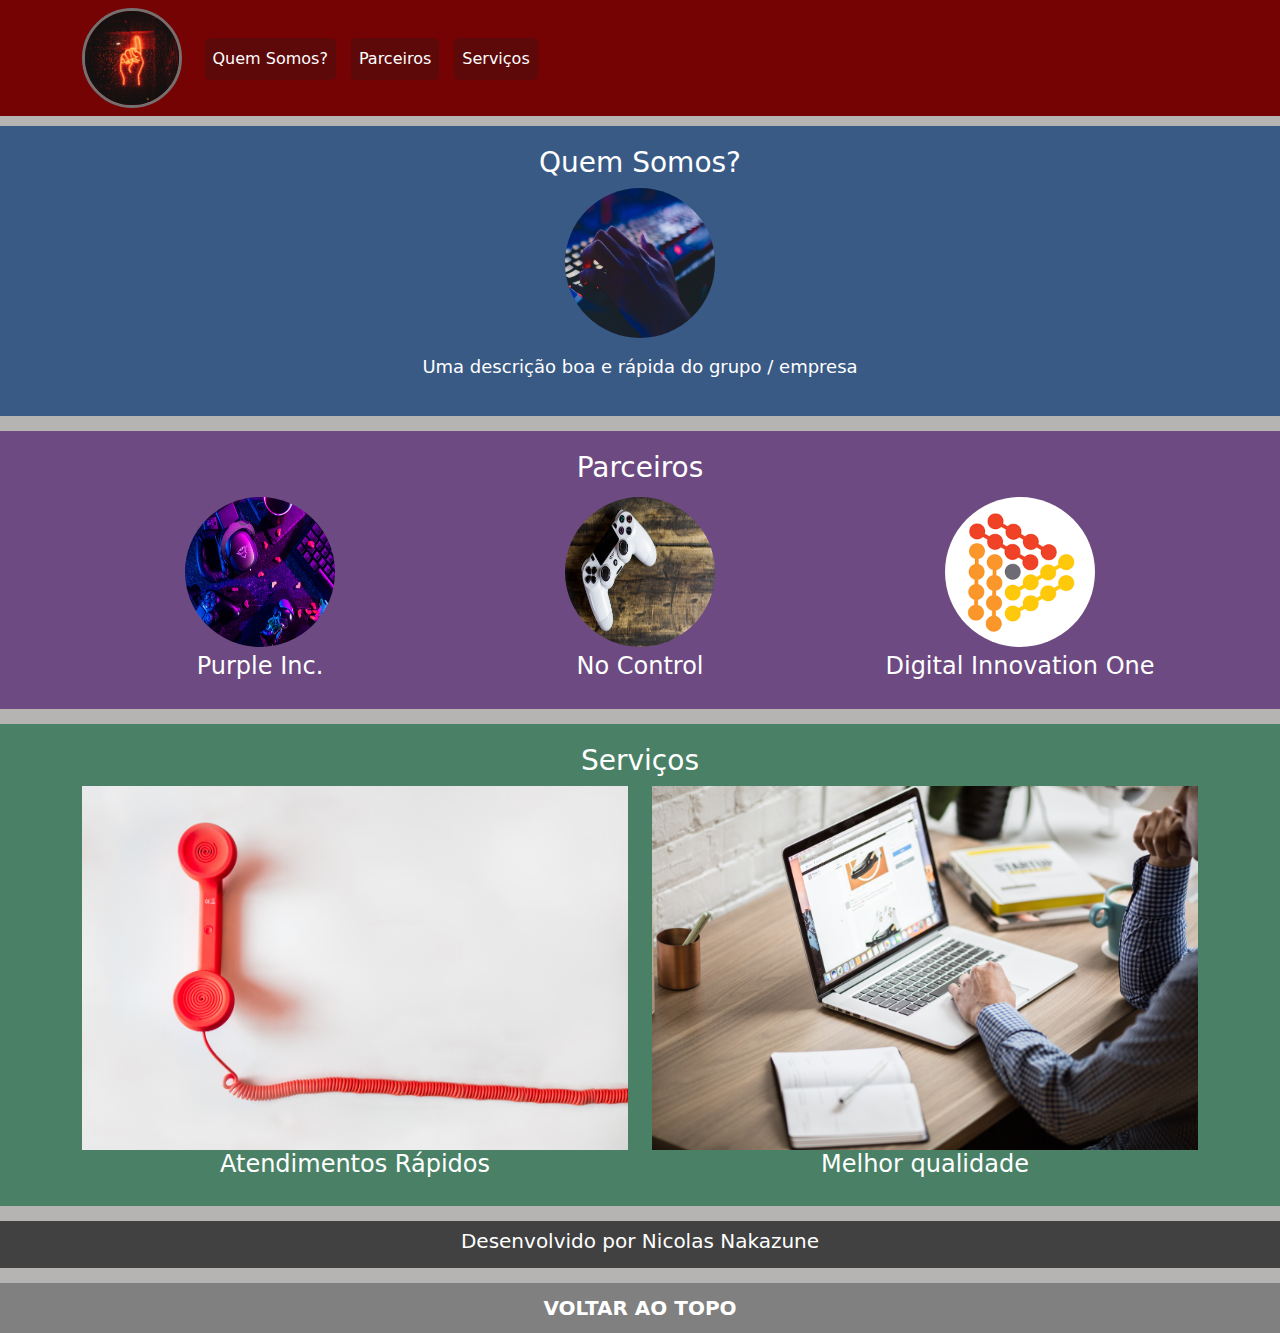
<file: Aula-Bootstrap/index.html>
<!DOCTYPE html>
<html lang="pt-br">

<head>
    <meta charset="UTF-8">
    <meta name="viewport" content="width=device-width, initial-scale=1.0">
    <title>Bootstrap-Aula</title>
    <link rel="stylesheet" type="text/css" href="bootstrap/css/bootstrap.min.css">
    <link rel="stylesheet" type="text/css" href="css/style.css">
</head>

<body>
    <section id="home">
        <nav class="navbar navbar-expand-lg">
            <div class="container">
                <img src="img/img0.jpg" class="iconperfil" width="100" height="100" alt="TopOne-Neon">
                <div class="collapse navbar-collapse">
                    <ul class="navbar-nav">
                        <li class="nav-item">
                            <a class="nav-link" href="#quemsomos">Quem Somos?</a>
                        </li>
                        <li class="nav-item">
                            <a class="nav-link" href="#parceiros">Parceiros</a>
                        </li>
                        <li class="nav-item">
                            <a class="nav-link" href="#servicos">Serviços</a>
                        </li>
                    </ul>
                </div>
            </div>
        </nav>
    </section>
    <section id="quemsomos">
        <div class="quemsomos">
            <h3>Quem Somos?</h3>
            <img src="img/img3.jpg" class="imgquemsomos" width="150" height="150" alt="mãoTeclado">
            <p>Uma descrição boa e rápida do grupo / empresa</p>
        </div>
    </section>
    <section id="parceiros">
        <div class="parceiros">
            <h3>Parceiros</h3>
            <div class="container">
                <div class="row">
                    <div class="col-lg-4">
                        <img src="img/img1.jpg" class="imgParceiros" alt="aparelhoEltrônicos">
                        <h4>Purple Inc.</h4>
                    </div>
                    <div class="col-lg-4">
                        <img src="img/img2.jpg" class="imgParceiros" alt="controleConsole">
                        <h4>No Control</h4>
                    </div>
                    <div class="col-lg-4">
                        <img src="img/img4.png" class="imgParceiros" alt="DIO">
                        <h4>Digital Innovation One</h4>
                    </div>
                </div>
            </div>
        </div>
    </section>
    <section id="servicos">
        <div class="servicos">
            <h3>Serviços</h3>
            <div class="container">
                <div class="row">
                    <div class="col-lg-6">
                        <img src="img/serv1.jpg" width="100%" alt="telefoneVermelho">
                        <h4>Atendimentos Rápidos</h4>
                    </div>
                    <div class="col-lg-6">
                        <img src="img/serv2.jpg" width="100%" alt="pessoaComputador">
                        <h4>Melhor qualidade</h4>
                    </div>
                </div>
            </div>
        </div>
    </section>
    <footer class="container-fluid text-center bg-footer">
        <h5>Desenvolvido por Nicolas Nakazune</h5>
    </footer>
    <section>
        <a class="finalPagina" href="#home">VOLTAR AO TOPO</a>
    </section>
</body>

</html>
</file>
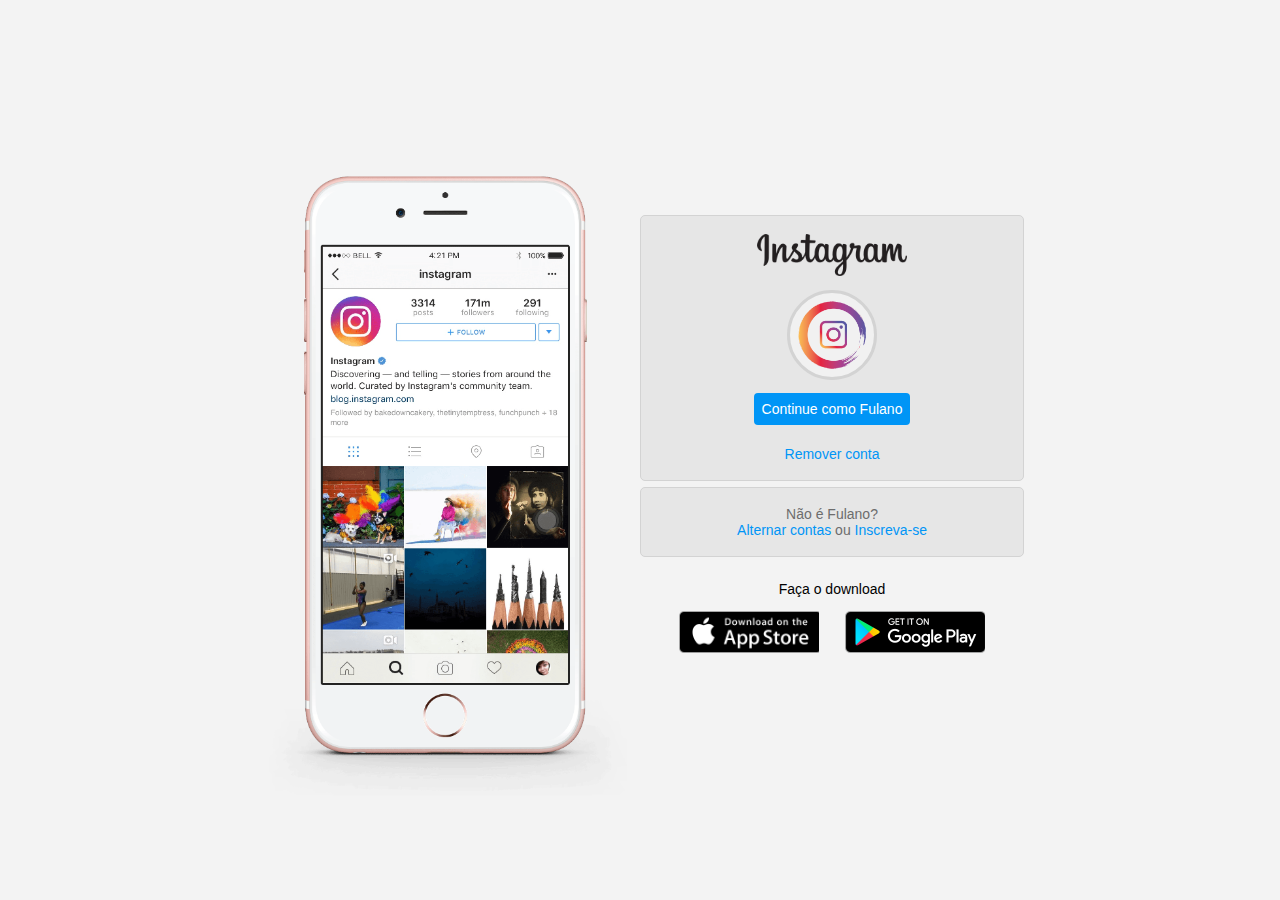
<file: Instagram-DIO/index.html>
<!DOCTYPE html>
<html>

<head>
    <meta charset="UTF-8">
    <meta name="viewport" content="width=device-width, initial-scale=1.0">
    <link rel="stylesheet" href="style.css">
    <title>Instagram</title>
</head>

<body>
    <div class="instagram-wrapper">
        <div class="instagram-phone">
            <img src="img/instagram-celular.png" alt="imagem de um celular">
        </div>

        <div class="instagram-continue">
            <div class="group">
                <img src="img/instagram-logo.png" class="instagram-logo" alt="escrita instagram logo">

                <div class="profile-photo">
                    <img src="img/perfil-instagram.png" alt="foto de perfil">
                </div>

                <a href="#" class="instagram-login">Continue como Fulano</a>
                <a href="#" class="instagram-logout">Remover conta</a>
            </div>

            <div class="group">
                <p class="not-account">Não é Fulano?</p>

                <p class="not-account">
                    <span class="link-blue">Alternar contas</span>
                    ou
                    <span class="link-blue">Inscreva-se</span>
                </p>
            </div>

            <div class="get-the-app">
                <p class="get-app">Faça o download</p>
                
                <div class="download">
                    <a href="#" class="app-download"></a>
                    <a href="#" class="app-download"></a>
                </div>
            </div>
        </div>
    </div>
</body>

</html>
</file>
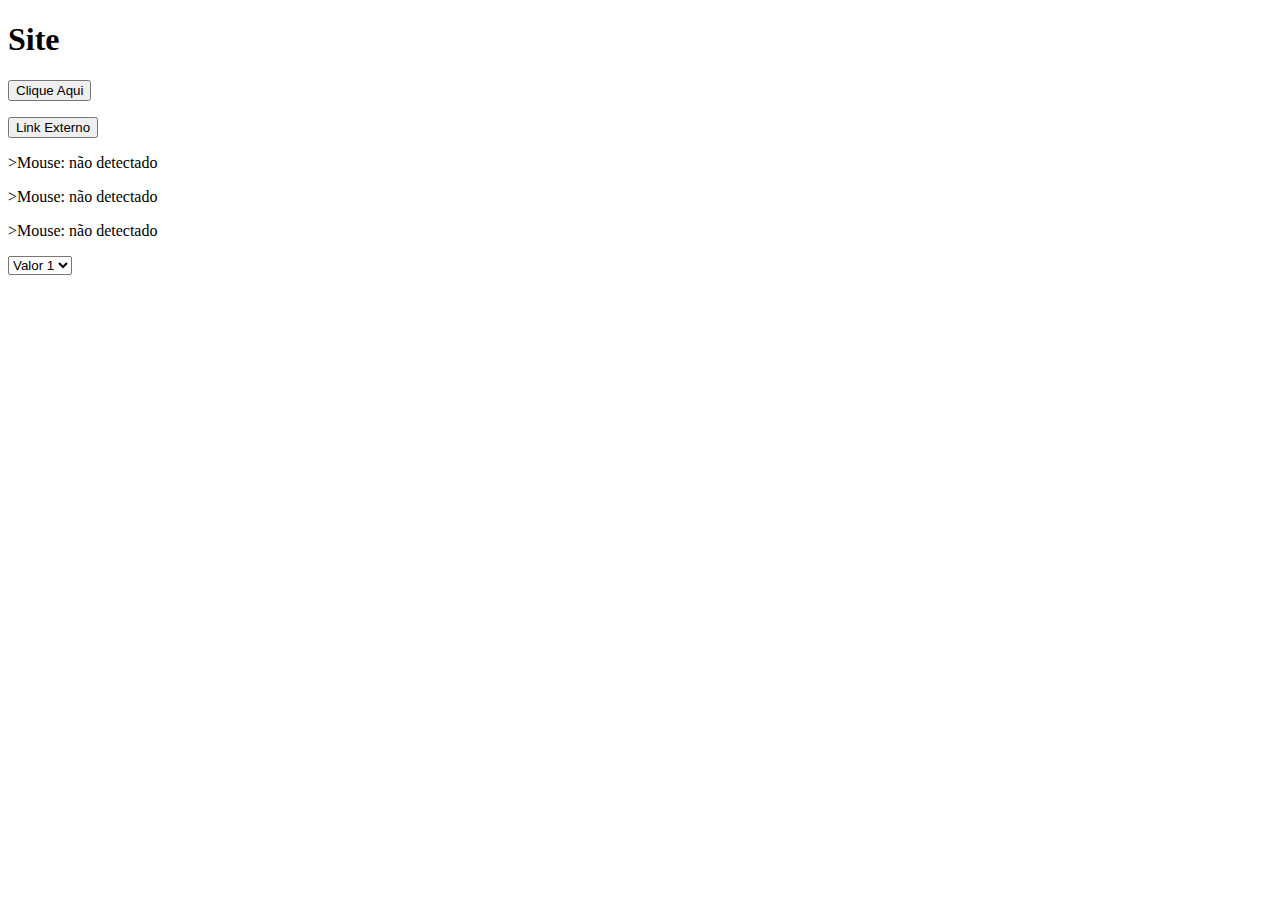
<file: Introdução-JavaScript/index.html>
<!DOCTYPE html>
<htlm>
    <head>
        <meta charset="utf-8">
        <title>Site</title>
        <script src="js/main.js"></script>
    </head>
    <body onload="carregando()">
        <h1>Site</h1>
        <button type="button" onclick="aparecer()">Clique Aqui</button>
        <p id="resposta" onclick="apagar()"></p>

        <button type="button" onclick="linkExterno()">Link Externo</button>
        <p id="links" onclick="youtube()"></p>

        <p onmouseover="emcima(this)" onmouseout="fora(this)">>Mouse: não detectado</p>
        <p onmouseover="emcima(this)" onmouseout="fora(this)">>Mouse: não detectado</p>
        <p onmouseover="emcima(this)" onmouseout="fora(this)">>Mouse: não detectado</p>

        <select onchange="mudar(this)">
            <option value="1">Valor 1</option>
            <option value="2">Valor 2</option>
            <option value="3">Valor 3</option>
        </select>
    </body>
</htlm>
</file>
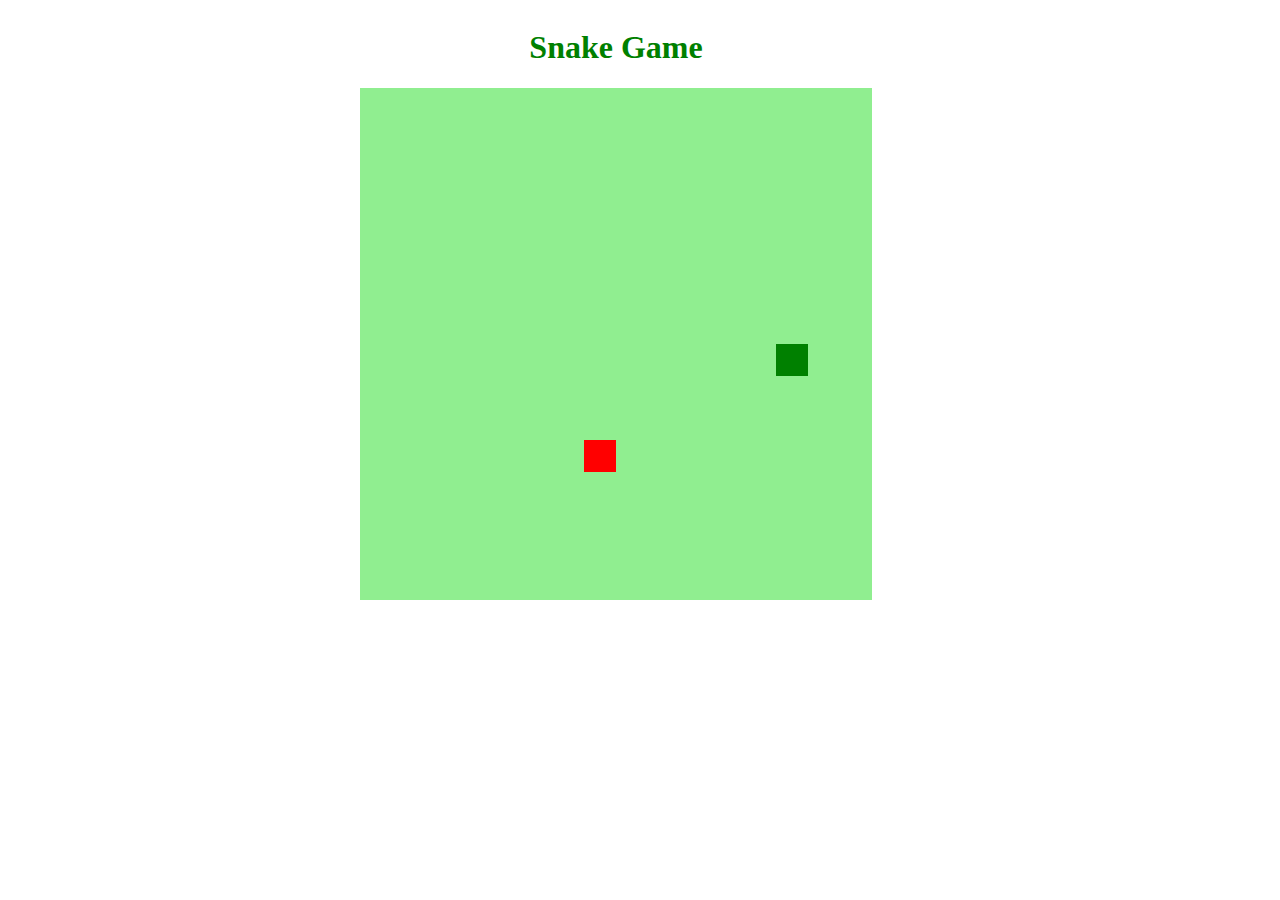
<file: SnakeGame/index.html>
<!DOCTYPE html>
<html lang="pt-br">
<head>
    <meta charset="UTF-8">
    <meta http-equiv="X-UA-Compatible" content="IE=edge">
    <meta name="viewport" content="width=device-width, initial-scale=1.0">
    <title>Snake Game</title>
    <link rel="stylesheet" href="style.css">
    <!-- defer faz o javaScript ser executado no final -->
    <script defer src="script.js"></script> 
</head>
<body>
    <h1>Snake Game</h1>
    <canvas id="snake" width="512" height="512"></canvas>
</body>
</html>
</file>
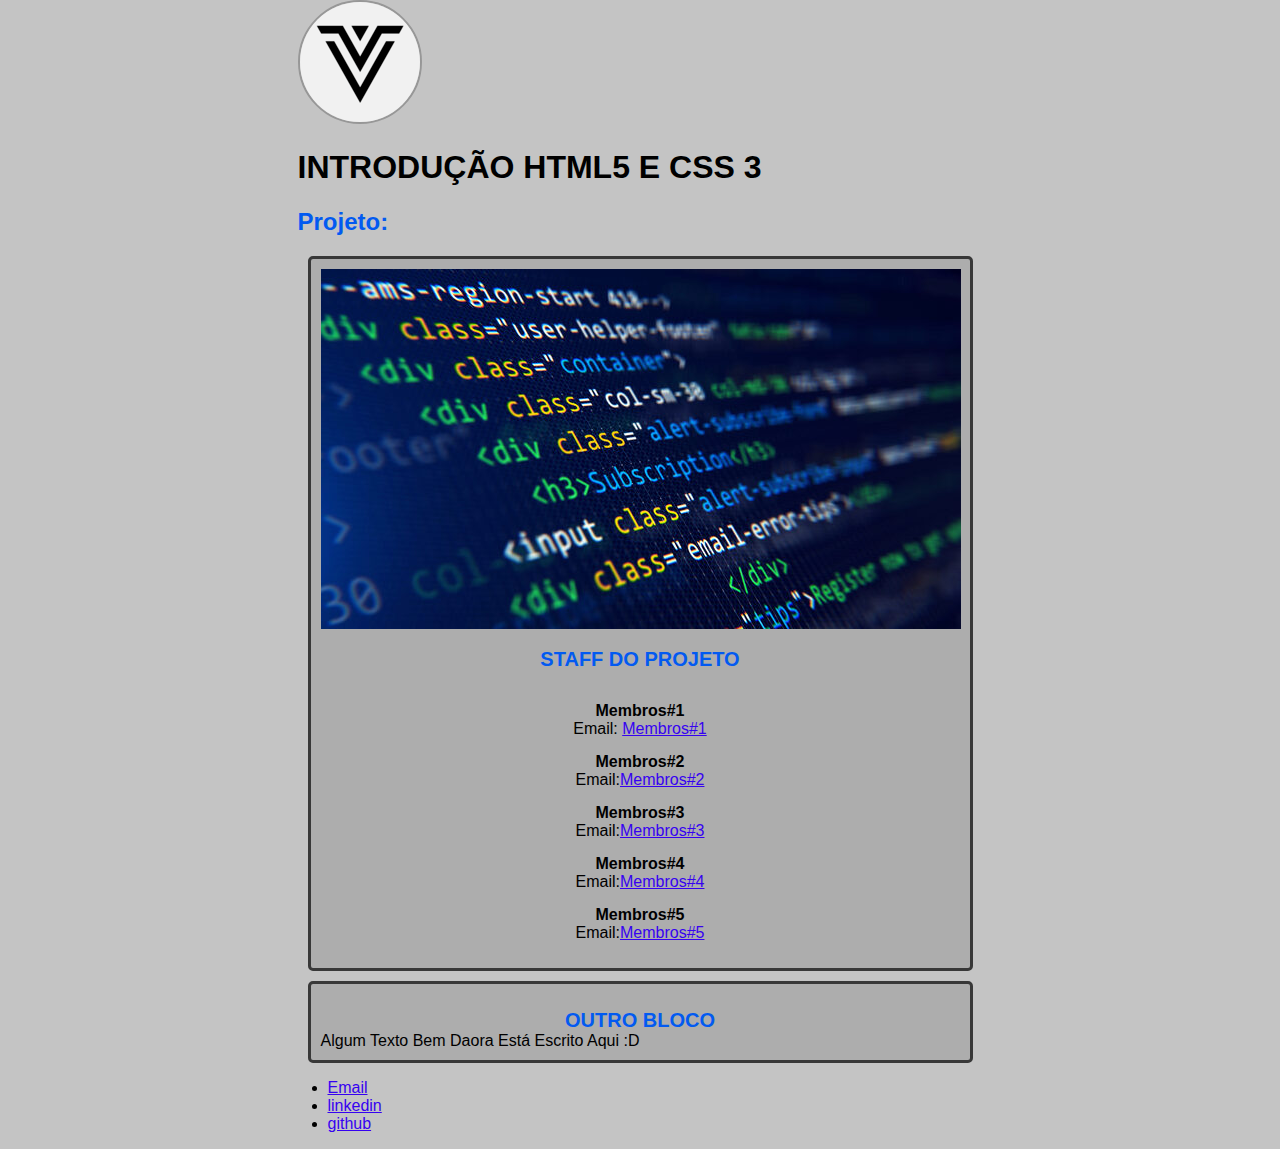
<file: HTML_e_CSS3/site.html>
<!DOCTYPE html>
<html>

<head>
    <meta charset="UTF-8">
    <title>HTML5 e CSS 3</title>
    <link rel="stylesheet" href="style.css">
</head>

<body>
    <header>
        <img src="Imagem1.png" alt="Uma imagem" class="icon_img">
        <h1 id="title">Introdução HTML5 e CSS 3</h1>
    </header>

    <section>
        <header>
            <h2 class="subtitle">Projeto:</h2>
        </header>

        <article class="post">
            <header>
                <img src="imagem2.jpeg" alt="Imgem - HTML código" class="post_img">
                <h3 class="post_title">Staff do projeto</h3>
            </header>
            <p class="post_cont">
            <ul>
                <li>
                    <h4 class="membros">Membros#1</h4>
                    <ul>
                        <li>
                            Email: <a href="mailto:membro1@gmail.com" target="_blank">Membros#1</a>
                        </li>
                    </ul>
                </li>
                <li>
                    <h4 class="membros">Membros#2</h4>
                    <ul>
                        <li>
                            Email:<a href="mailto:membro2@gmail.com" target="_blank">Membros#2</a>
                        </li>
                    </ul>
                </li>
                <li>
                    <h4 class="membros">Membros#3</h4>
                    <ul>
                        <li>
                            Email:<a href="mailto:membro3@gmail.com" target="_blank">Membros#3</a>
                        </li>
                    </ul>
                </li>
                <li>
                    <h4 class="membros">Membros#4</h4>
                    <ul>
                        <li>
                            Email:<a href="mailto:membro4@gmail.com" target="_blank">Membros#4</a>
                        </li>
                    </ul>
                </li>
                <li>
                    <h4 class="membros">Membros#5</h4>
                    <ul>
                        <li>
                            Email:<a href="mailto:membro5@gmail.com" target="_blank">Membros#5</a>
                        </li>
                    </ul>
                </li>
            </ul>
            </p>
        </article>

        <article class="post">
            <header>
                <h3 class="post_title">Outro bloco</h3>
            </header>
            <p class="post_cont">
                algum texto bem daora está escrito aqui :D
            </p>
        </article>

    </section>
    <footer>
        <ul>
            <li>
                <a href="mailto:nnakazune@gmail.com">Email</a>
            </li>
            <li>
                <a href="https://www.linkedin.com/in/nicolas-nakazune/" target="_blank">linkedin</a>
            </li>
            <li>
                <a href="https://github.com/NicolasNakazune" target="_blank">github</a>
            </li>
        </ul>
    </footer>
</body>

</html>
</file>
<file: Aula-Bootstrap/css/style.css>
body{
    font-family: 20px, Arial, Helvetica, sans-serif;
    background-color: rgb(182, 179, 179);
}
.navbar {
    background-color: rgb(117, 3, 3);
    margin-bottom: 10px;
}
.iconperfil{
    border-radius: 50%;
    border-width: 3px;
    border-style: solid;
    border-color: rgb(117, 111, 111);
}
.nav-link{
    color: white;
    background-color:rgb(94, 9, 9);
    display: flex;
    flex-direction: column;
    justify-content: center;
    margin: 10px 7.5px;
    height: 70%;
    border-radius: 7.5%;
}
.navbar-nav{
    margin-left: 15px;
}

.quemsomos {
    background-color: rgb(57, 90, 133);
    text-align: center;
    padding: 20px;
    color:white;
    margin-bottom: 15px;
}
.imgquemsomos{
    border-radius: 50%;
}
.quemsomos p {
    margin-top: 15px;
    font-size: 18px;
    
}
.parceiros {
    background-color: rgb(109, 74, 129);
    text-align: center;
    padding: 20px;
    color:white;
    margin-bottom: 15px;
}
.imgParceiros{
    height: 150px;
    width: 150px;
    border-radius: 50%;
    margin: 5px 20px;
}
.servicos {
    background-color: rgb(74, 129, 102);
    text-align: center;
    padding: 20px;
    color:white;
    margin-bottom: 15px;
}
.bg-footer{
    background-color: rgb(65, 65, 65);
    color: white;
    padding: 7.5px;
    margin-bottom: 15px;
}
.finalPagina{
    text-align: center;
    padding: 10px;
    background-color: gray;
    color: white;
    font-size: 20px;
    font-weight: bold;
    text-decoration: none;
    display: flex;
    justify-content: center;
}
</file>
<file: Instagram-DIO/style.css>
* {
    padding: 0;
    margin: 0;
    box-sizing: border-box;
    text-decoration: none;
    font-family: sans-serif;
    font-size: 14px;
}

body {
    width: 100%;
    min-height: 100vh;
    background-color: rgb(243, 243, 243);
    margin: 0;
    padding: 0;
    display: flex;
    justify-content: center;
}

.instagram-wrapper {
    display: flex;
    align-items: center;
    justify-content: start;
    width: 60%;
    height: 100vh;
}

.instagram-phone {
    display: flex;
    align-items: center;
    justify-content: center;
    width: 50%;
}

.instagram-phone img {
    height: 50rem;
}

.instagram-continue {
    display: flex;
    align-items: center; 
    justify-content: space-around; 
    flex-direction: column;
    width: 50%;
    min-height: 34rem;
}

.group {
    border: 1px solid lightgrey;
    border-radius: 5px;
    display: flex;
    justify-content: space-between;
    align-items: center;
    flex-direction: column;
    background-color: #e6e6e6;
    width: 100%;
    padding: 1.3rem 0;
}

.group:nth-child(1) {
    min-height: 19rem;
}

.instagram-logo {
    height: 3rem;
}

.profile-photo {
    border: 3px solid lightgrey;
    background-color: rgb(241, 241, 241);
    display: flex;
    justify-content: center;
    align-items: center;
    border-radius: 50%;
    overflow: hidden;
}

.profile-photo img {
    height: 6rem;
}

.instagram-login {
    background-color: #0095f6;
    color: #ffffff;
    padding: 8px;
    border-radius: 4px;
}

.instagram-logout {
    color: #0095f6;
    margin-top: 0.5rem;
}

.not-account {
    color: rgb(109, 109, 109);
}

.link-blue {
    color: #0095f6;
}

.get-the-app {
    display: flex;
    flex-direction: column;
    align-items: center;
    justify-content: center;
    width: 100%;
    padding: 1.3rem 0;
}

.download {
    display: flex;
    width: 100%;
    justify-content: space-evenly;
    align-items: center;
    padding: 1rem;
}

.app-download {
    height: 3rem;
    width: 10rem;
    background-size: cover;
}

.app-download:nth-child(1) {
    background-image: url('img/apple-button.png');
}

.app-download:nth-child(2) {
    background-image: url('img/googleplay-button.png');
}

@media (max-width: 1024px) {
    .instagram-wrapper {
        width: 90%;
    }
}

@media (max-width: 650px) {
    body {
        background-color: #ffffff;
    }

    .instagram-wrapper {
        width: 90%;
    }

    .instagram-phone {
        display: none;
    }

    .instagram-continue {
        width: 100%;
    }
    
    .group {
        border: 1px solid transparent;
    }
}
</file>
<file: SnakeGame/style.css>
body{
    height: 95%;
    width: 95%;
    display: flex;
    flex-direction: column;
    justify-content: center; /*alinha horizontamente*/ 
    align-items: center; /*alinha verticalmente*/
}
body h1 {
    color: green;
}
</file>
<file: HTML_e_CSS3/style.css>
body{
    background:rgb(196, 196, 196);
    font-family: Verdana, Tahoma, sans-serif;
    max-width: 685px;
    margin: auto;
}
.icon_img{
    border: 2.5px solid rgb(151, 151, 151);
    border-radius: 50%;
}

a{
    color:rgb(54, 2, 241);
}

ul{
    padding-left: 30px;
}

.post ul, .post_title{
    list-style-type:none;
    text-align: center;
    padding: 0px;
}


#title{
    font-weight: bold;
    text-transform: uppercase;
}

.subtitle, .post_title{
    color:rgb(2, 90, 241);
}

.post_title{
    font-size: 20px;
    margin: 0px;
    margin-top: 15px;
    text-transform: uppercase;
    font-weight: bold;
}

.post{
    background: rgb(173, 173, 173);
    padding: 10px;
    border: 3px solid rgb(56, 56, 56);
    margin: 10px;
    border-radius: 5px;
}

.membros{
    margin: 0px;
    padding-top: 15px;
}

.post_cont{
    margin: 0px;
    text-align:justify;
    text-transform: capitalize;
}

.post_img{
    margin: 0px;
    margin: auto;
    padding: auto;
}
</file>
